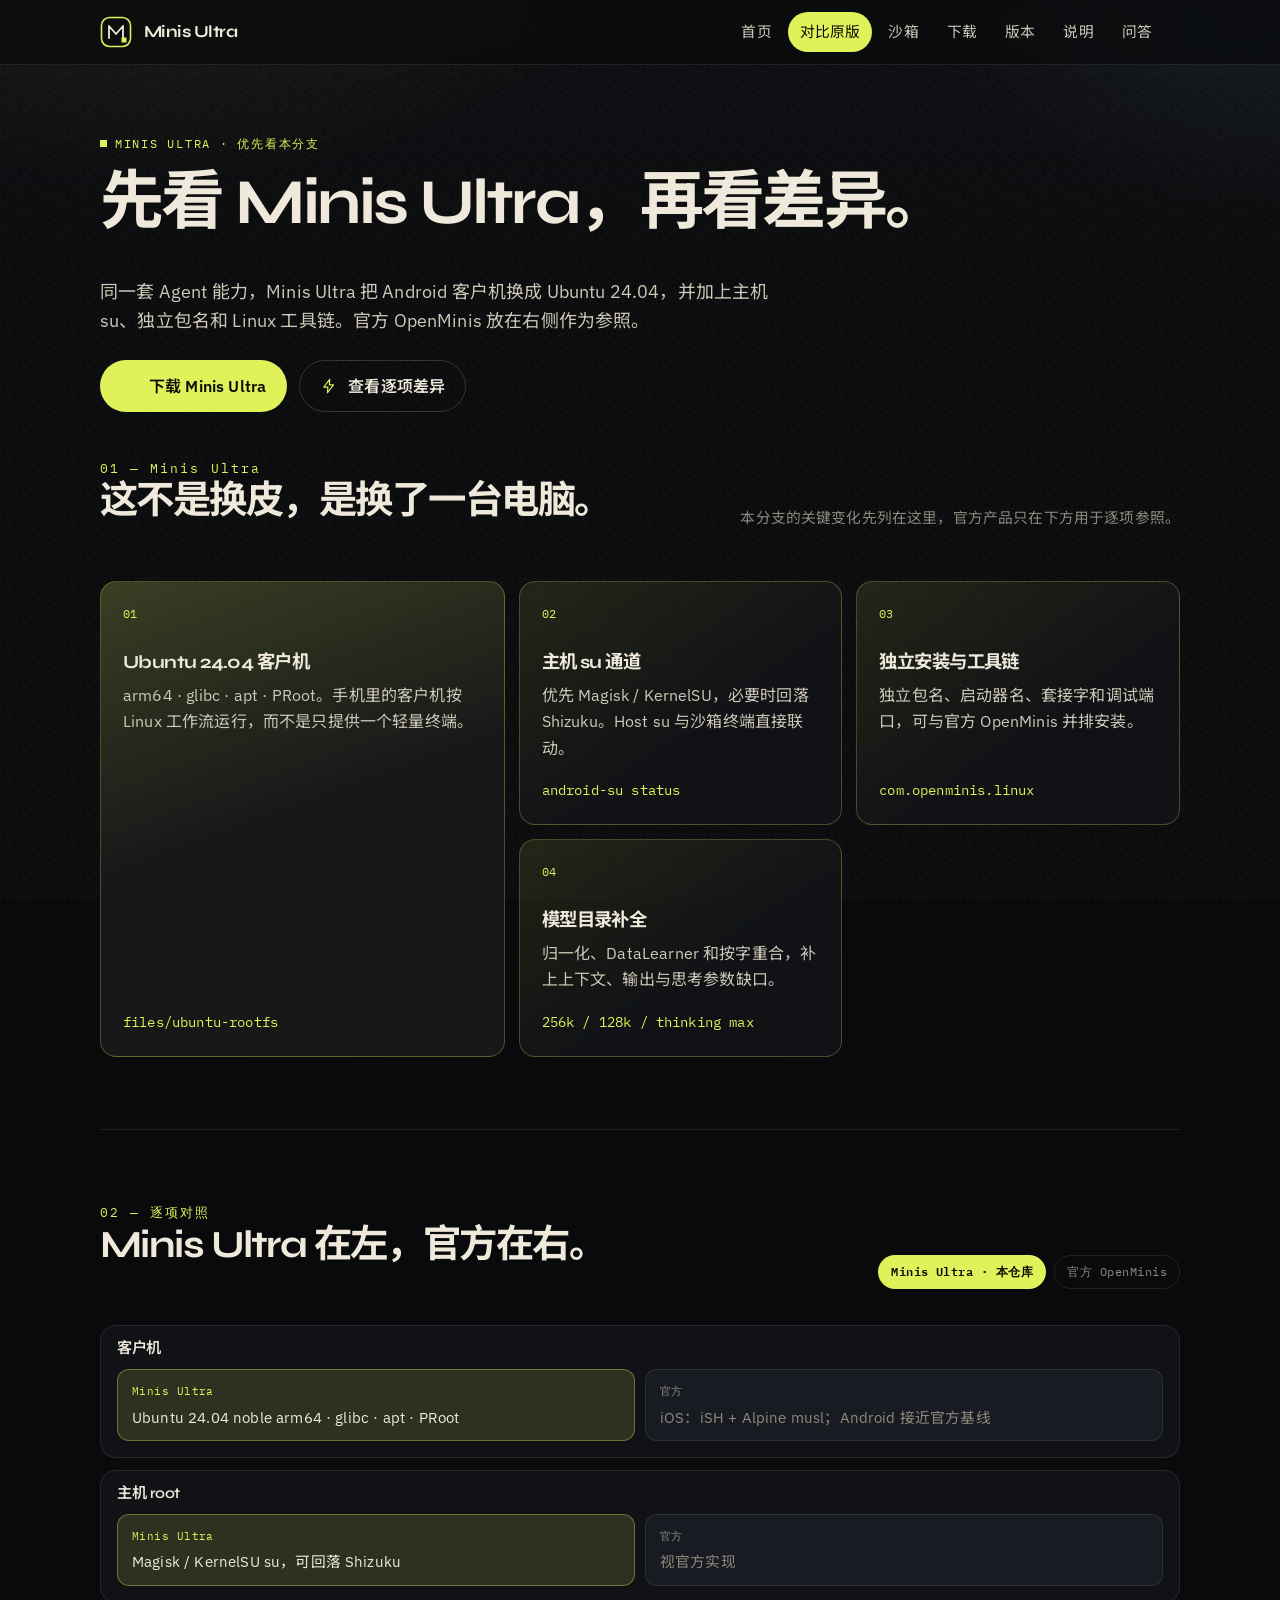
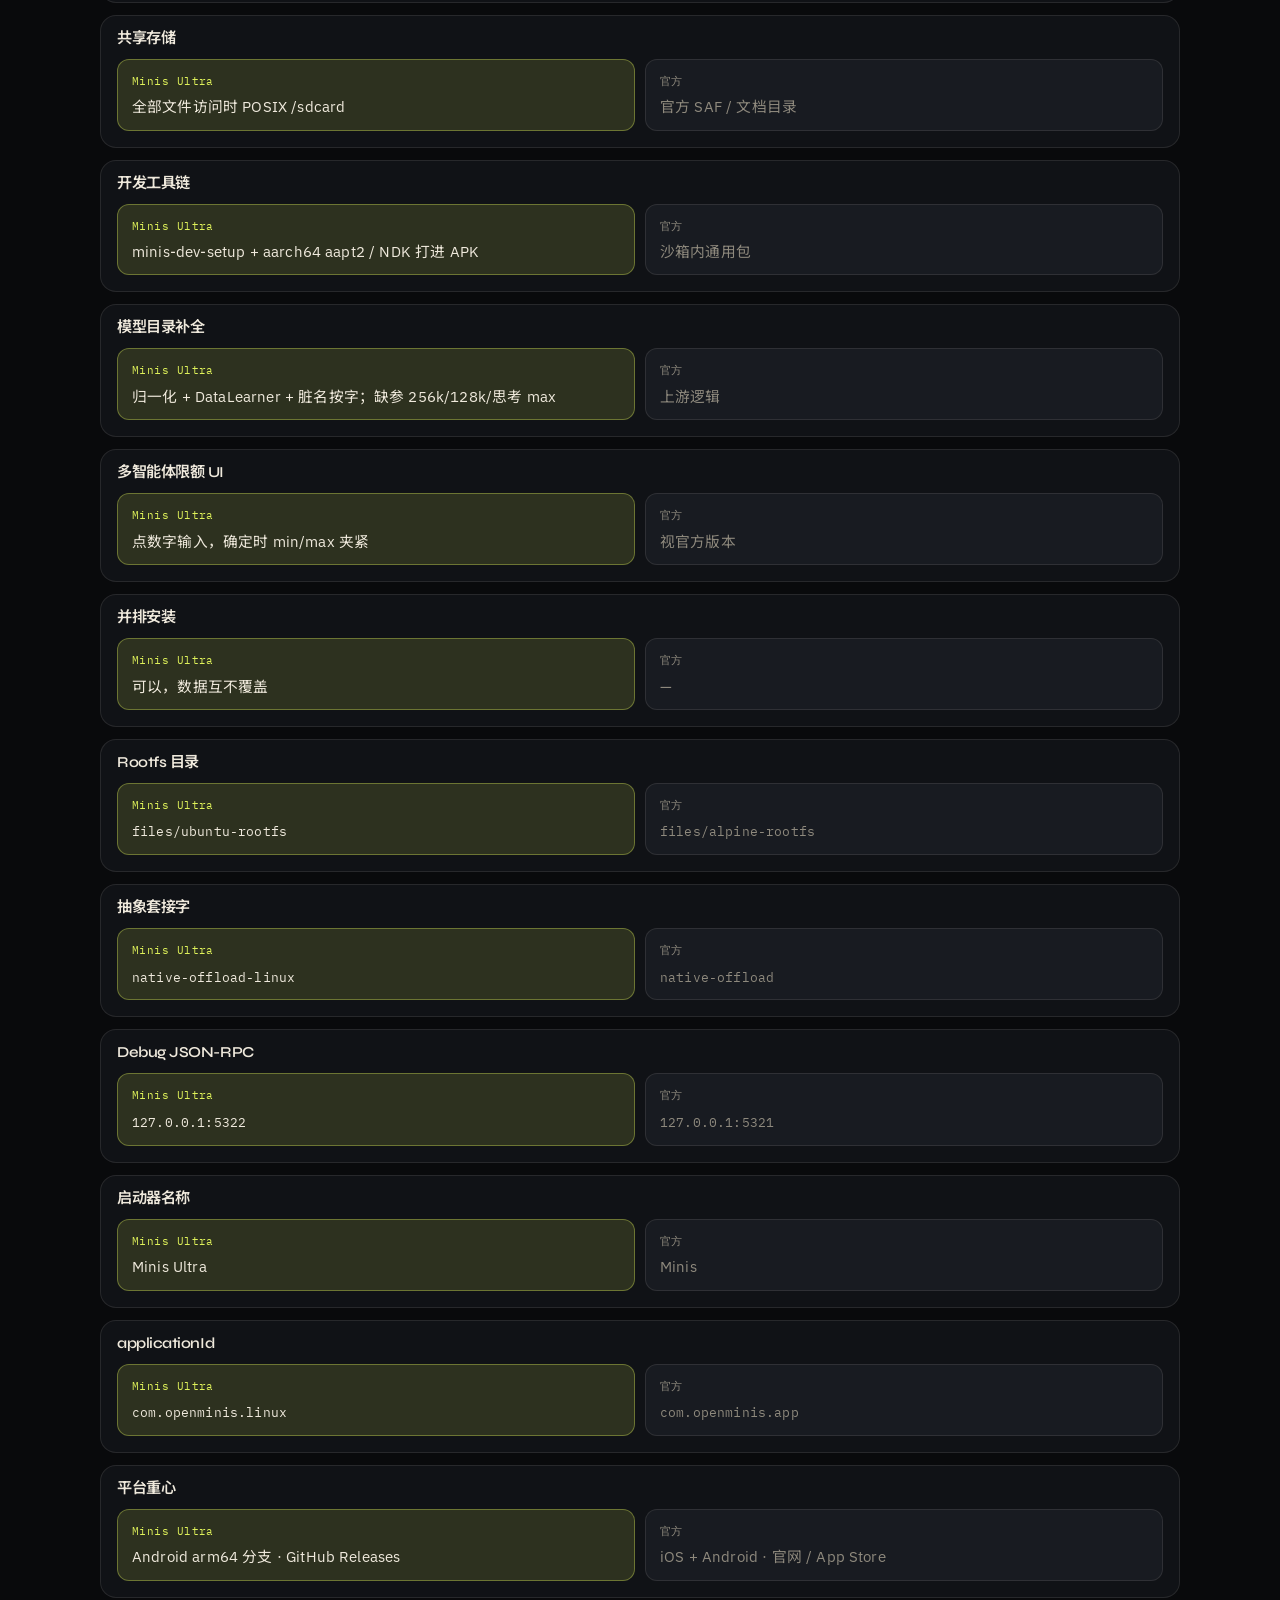
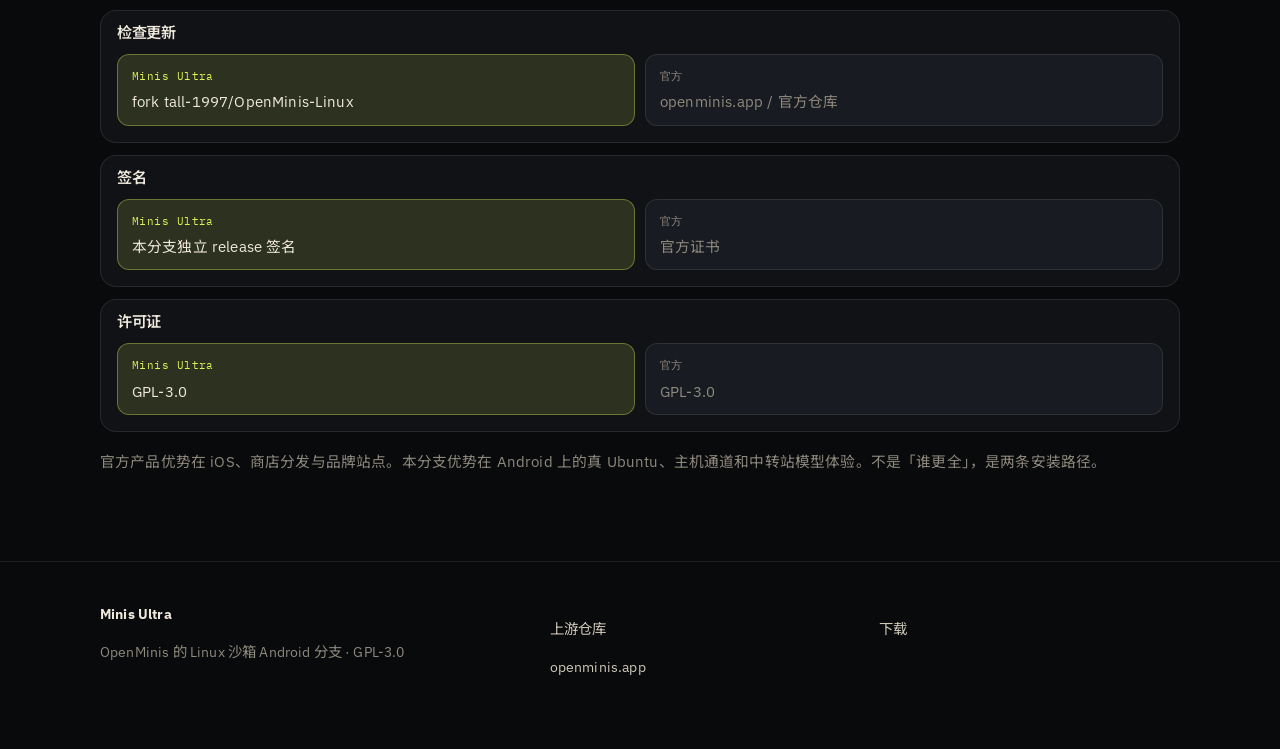
<file: compare.html>
<!DOCTYPE html>
<html lang="zh-CN">
<head>
  <meta charset="utf-8">
  <meta name="viewport" content="width=device-width, initial-scale=1, viewport-fit=cover">
  <meta name="theme-color" content="#090a0c">
  <title>与官方 OpenMinis 对比 — Minis Ultra</title>
  <meta name="description" content="Minis Ultra 与官方 OpenMinis 在包名、客户机、工具链、发行渠道和模型补全上的差异。">
  <meta property="og:type" content="website">
  <meta property="og:site_name" content="Minis Ultra">
  <meta property="og:title" content="与官方 OpenMinis 对比 — Minis Ultra">
  <meta property="og:description" content="Minis Ultra 与官方 OpenMinis 在包名、客户机、工具链、发行渠道和模型补全上的差异。">
  <meta name="twitter:card" content="summary">
  <link rel="icon" href="favicon.svg" type="image/svg+xml">
  <link rel="preconnect" href="https://fonts.googleapis.com">
  <link rel="preconnect" href="https://fonts.gstatic.com" crossorigin>
  <link rel="preload" as="style" href="https://fonts.googleapis.com/css2?family=IBM+Plex+Mono:wght@400;500&family=IBM+Plex+Sans:wght@400;500;600&family=Noto+Sans+SC:wght@400;500;700&family=Syne:wght@700;800&display=swap" onload="this.onload=null;this.rel='stylesheet'">
  <noscript><link rel="stylesheet" href="https://fonts.googleapis.com/css2?family=IBM+Plex+Mono:wght@400;500&family=IBM+Plex+Sans:wght@400;500;600&family=Noto+Sans+SC:wght@400;500;700&family=Syne:wght@700;800&display=swap"></noscript>
  <link rel="stylesheet" href="css/site.css?v=17">
</head>
<body>
  <header class="top">
    <div class="top-inner">
      <a class="brand" href="index.html"><span data-ico="mark"></span>Minis Ultra</a>
      <nav class="nav" id="site-nav">
        <a href="index.html">首页</a>
        <a href="compare.html">对比原版</a>
        <a href="sandbox.html">沙箱</a>
        <a href="download.html">下载</a>
        <a href="changelog.html">版本</a>
        <a href="notes.html">说明</a>
        <a href="faq.html">问答</a>
      </nav>
      <div class="top-actions">
<button class="nav-toggle" type="button" aria-label="打开菜单" aria-expanded="false" aria-controls="site-nav"><span data-ico="menu"></span></button>
      </div>
    </div>
  </header>
  <main class="wrap">
    <section class="page-hero compare-hero">
      <p class="kicker">Minis Ultra · 优先看本分支</p>
      <h1>先看 Minis Ultra，再看差异。</h1>
      <p class="lede">同一套 Agent 能力，Minis Ultra 把 Android 客户机换成 Ubuntu 24.04，并加上主机 su、独立包名和 Linux 工具链。官方 OpenMinis 放在右侧作为参照。</p>
      <div class="actions">
        <a class="btn btn-primary" href="download.html"><span data-ico="download"></span><span>下载 Minis Ultra</span></a>
        <a class="btn btn-ghost" href="#comparison"><span data-ico="bolt"></span><span>查看逐项差异</span></a>
      </div>
    </section>
    <section class="section compare-focus">
      <div class="section-head">
        <div>
          <div class="idx">01 — Minis Ultra</div>
          <h2>这不是换皮，是换了一台电脑。</h2>
        </div>
        <p class="note">本分支的关键变化先列在这里，官方产品只在下方用于逐项参照。</p>
      </div>
      <div class="focus-grid">
        <article class="focus-card focus-card-main"><span class="focus-number">01</span><h3>Ubuntu 24.04 客户机</h3><p>arm64 · glibc · apt · PRoot。手机里的客户机按 Linux 工作流运行，而不是只提供一个轻量终端。</p><code>files/ubuntu-rootfs</code></article>
        <article class="focus-card"><span class="focus-number">02</span><h3>主机 su 通道</h3><p>优先 Magisk / KernelSU，必要时回落 Shizuku。Host su 与沙箱终端直接联动。</p><code>android-su status</code></article>
        <article class="focus-card"><span class="focus-number">03</span><h3>独立安装与工具链</h3><p>独立包名、启动器名、套接字和调试端口，可与官方 OpenMinis 并排安装。</p><code>com.openminis.linux</code></article>
        <article class="focus-card"><span class="focus-number">04</span><h3>模型目录补全</h3><p>归一化、DataLearner 和按字重合，补上上下文、输出与思考参数缺口。</p><code>256k / 128k / thinking max</code></article>
      </div>
    </section>
    <section class="section" id="comparison">
      <div class="section-head">
        <div>
          <div class="idx">02 — 逐项对照</div>
          <h2>Minis Ultra 在左，官方在右。</h2>
        </div>
        <div class="cmp-legend" aria-label="对照列说明">
          <span class="cmp-pill cmp-pill-us">Minis Ultra · 本仓库</span>
          <span class="cmp-pill cmp-pill-them">官方 OpenMinis</span>
        </div>
      </div>
      <div class="cmp-list">
        <article class="cmp-row">
          <h3>客户机</h3>
          <div class="cmp-cols">
            <div class="cmp-cell cmp-us"><span class="cmp-label">Minis Ultra</span><p>Ubuntu 24.04 noble arm64 · glibc · apt · PRoot</p></div>
            <div class="cmp-cell cmp-them"><span class="cmp-label">官方</span><p>iOS：iSH + Alpine musl；Android 接近官方基线</p></div>
          </div>
        </article>
        <article class="cmp-row">
          <h3>主机 root</h3>
          <div class="cmp-cols">
            <div class="cmp-cell cmp-us"><span class="cmp-label">Minis Ultra</span><p>Magisk / KernelSU su，可回落 Shizuku</p></div>
            <div class="cmp-cell cmp-them"><span class="cmp-label">官方</span><p>视官方实现</p></div>
          </div>
        </article>
        <article class="cmp-row">
          <h3>共享存储</h3>
          <div class="cmp-cols">
            <div class="cmp-cell cmp-us"><span class="cmp-label">Minis Ultra</span><p>全部文件访问时 POSIX /sdcard</p></div>
            <div class="cmp-cell cmp-them"><span class="cmp-label">官方</span><p>官方 SAF / 文档目录</p></div>
          </div>
        </article>
        <article class="cmp-row">
          <h3>开发工具链</h3>
          <div class="cmp-cols">
            <div class="cmp-cell cmp-us"><span class="cmp-label">Minis Ultra</span><p>minis-dev-setup + aarch64 aapt2 / NDK 打进 APK</p></div>
            <div class="cmp-cell cmp-them"><span class="cmp-label">官方</span><p>沙箱内通用包</p></div>
          </div>
        </article>
        <article class="cmp-row">
          <h3>模型目录补全</h3>
          <div class="cmp-cols">
            <div class="cmp-cell cmp-us"><span class="cmp-label">Minis Ultra</span><p>归一化 + DataLearner + 脏名按字；缺参 256k/128k/思考 max</p></div>
            <div class="cmp-cell cmp-them"><span class="cmp-label">官方</span><p>上游逻辑</p></div>
          </div>
        </article>
        <article class="cmp-row">
          <h3>多智能体限额 UI</h3>
          <div class="cmp-cols">
            <div class="cmp-cell cmp-us"><span class="cmp-label">Minis Ultra</span><p>点数字输入，确定时 min/max 夹紧</p></div>
            <div class="cmp-cell cmp-them"><span class="cmp-label">官方</span><p>视官方版本</p></div>
          </div>
        </article>
        <article class="cmp-row">
          <h3>并排安装</h3>
          <div class="cmp-cols">
            <div class="cmp-cell cmp-us"><span class="cmp-label">Minis Ultra</span><p>可以，数据互不覆盖</p></div>
            <div class="cmp-cell cmp-them"><span class="cmp-label">官方</span><p>—</p></div>
          </div>
        </article>
        <article class="cmp-row">
          <h3>Rootfs 目录</h3>
          <div class="cmp-cols">
            <div class="cmp-cell cmp-us"><span class="cmp-label">Minis Ultra</span><p><code>files/ubuntu-rootfs</code></p></div>
            <div class="cmp-cell cmp-them"><span class="cmp-label">官方</span><p><code>files/alpine-rootfs</code></p></div>
          </div>
        </article>
        <article class="cmp-row">
          <h3>抽象套接字</h3>
          <div class="cmp-cols">
            <div class="cmp-cell cmp-us"><span class="cmp-label">Minis Ultra</span><p><code>native-offload-linux</code></p></div>
            <div class="cmp-cell cmp-them"><span class="cmp-label">官方</span><p><code>native-offload</code></p></div>
          </div>
        </article>
        <article class="cmp-row">
          <h3>Debug JSON-RPC</h3>
          <div class="cmp-cols">
            <div class="cmp-cell cmp-us"><span class="cmp-label">Minis Ultra</span><p><code>127.0.0.1:5322</code></p></div>
            <div class="cmp-cell cmp-them"><span class="cmp-label">官方</span><p><code>127.0.0.1:5321</code></p></div>
          </div>
        </article>
        <article class="cmp-row">
          <h3>启动器名称</h3>
          <div class="cmp-cols">
            <div class="cmp-cell cmp-us"><span class="cmp-label">Minis Ultra</span><p>Minis Ultra</p></div>
            <div class="cmp-cell cmp-them"><span class="cmp-label">官方</span><p>Minis</p></div>
          </div>
        </article>
        <article class="cmp-row">
          <h3>applicationId</h3>
          <div class="cmp-cols">
            <div class="cmp-cell cmp-us"><span class="cmp-label">Minis Ultra</span><p><code>com.openminis.linux</code></p></div>
            <div class="cmp-cell cmp-them"><span class="cmp-label">官方</span><p><code>com.openminis.app</code></p></div>
          </div>
        </article>
        <article class="cmp-row">
          <h3>平台重心</h3>
          <div class="cmp-cols">
            <div class="cmp-cell cmp-us"><span class="cmp-label">Minis Ultra</span><p>Android arm64 分支 · GitHub Releases</p></div>
            <div class="cmp-cell cmp-them"><span class="cmp-label">官方</span><p>iOS + Android · 官网 / App Store</p></div>
          </div>
        </article>
        <article class="cmp-row">
          <h3>检查更新</h3>
          <div class="cmp-cols">
            <div class="cmp-cell cmp-us"><span class="cmp-label">Minis Ultra</span><p>fork tall-1997/OpenMinis-Linux</p></div>
            <div class="cmp-cell cmp-them"><span class="cmp-label">官方</span><p>openminis.app / 官方仓库</p></div>
          </div>
        </article>
        <article class="cmp-row">
          <h3>签名</h3>
          <div class="cmp-cols">
            <div class="cmp-cell cmp-us"><span class="cmp-label">Minis Ultra</span><p>本分支独立 release 签名</p></div>
            <div class="cmp-cell cmp-them"><span class="cmp-label">官方</span><p>官方证书</p></div>
          </div>
        </article>
        <article class="cmp-row">
          <h3>许可证</h3>
          <div class="cmp-cols">
            <div class="cmp-cell cmp-us"><span class="cmp-label">Minis Ultra</span><p>GPL-3.0</p></div>
            <div class="cmp-cell cmp-them"><span class="cmp-label">官方</span><p>GPL-3.0</p></div>
          </div>
        </article>
      </div>
      <p class="note" style="margin-top:18px">官方产品优势在 iOS、商店分发与品牌站点。本分支优势在 Android 上的真 Ubuntu、主机通道和中转站模型体验。不是「谁更全」，是两条安装路径。</p>
    </section>
  </main>
  <footer class="foot">
    <div class="wrap foot-grid">
      <div><strong style="color:var(--bone)">Minis Ultra</strong><p>OpenMinis 的 Linux 沙箱 Android 分支 · GPL-3.0</p></div>
      <div><p><a href="https://github.com/OpenMinis/OpenMinis">上游仓库</a></p><p><a href="https://openminis.app">openminis.app</a></p></div>
      <div><p><a href="download.html">下载</a></p></div>
    </div>
  </footer>
  <script src="js/site.js?v=17"></script>
</body>
</html>
</file>
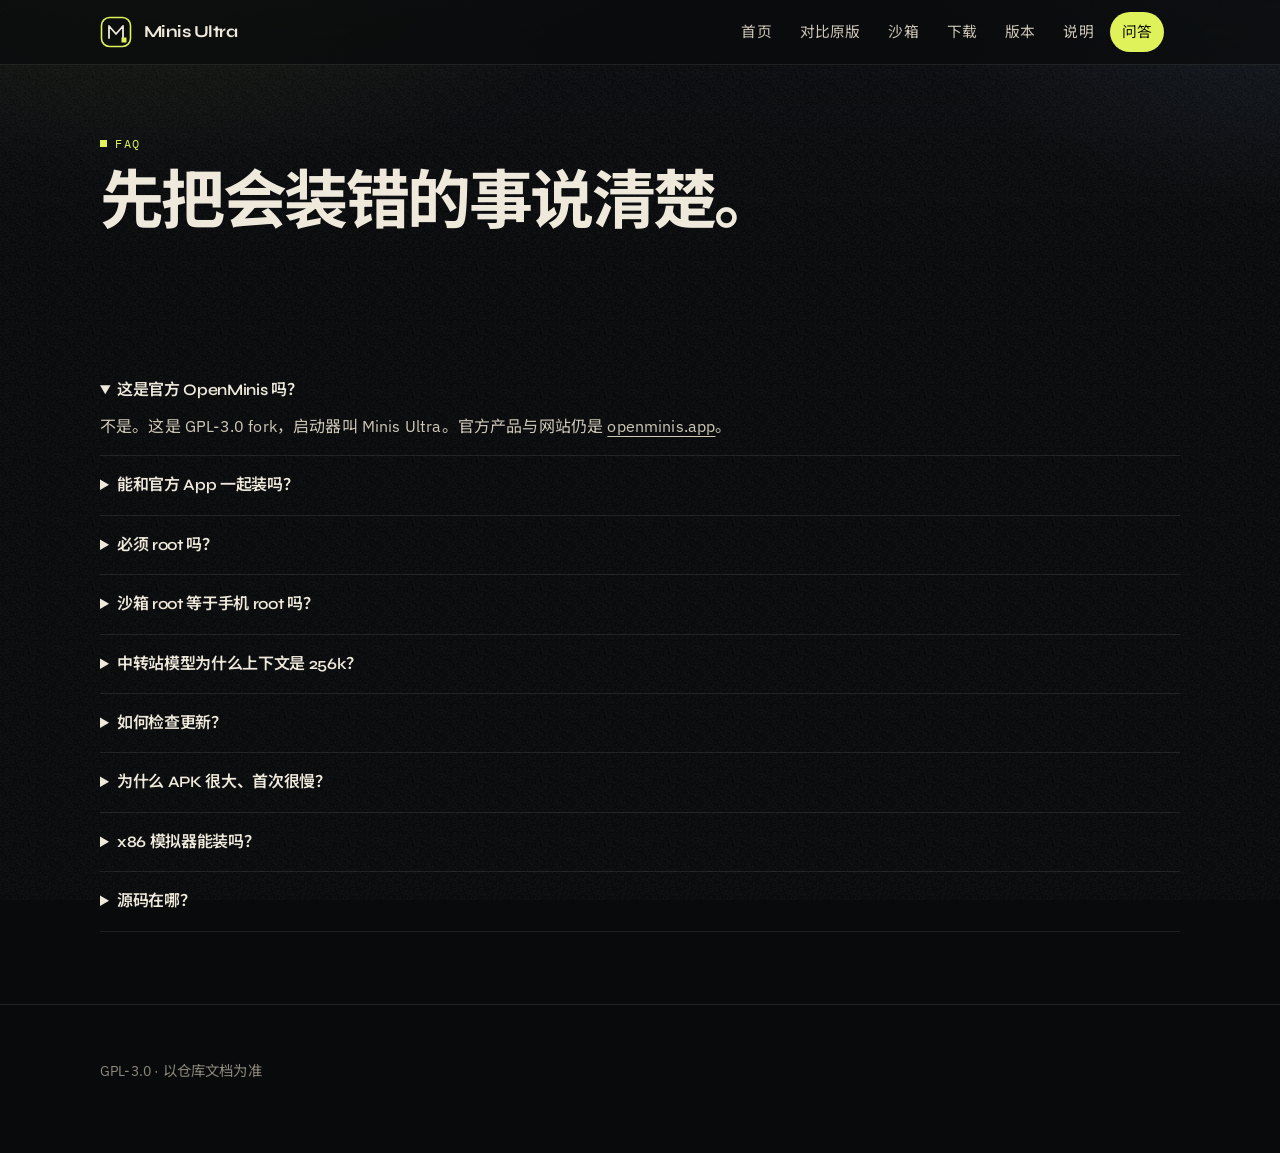
<file: faq.html>
<!DOCTYPE html>
<html lang="zh-CN">
<head>
  <meta charset="utf-8">
  <meta name="viewport" content="width=device-width, initial-scale=1, viewport-fit=cover">
  <meta name="theme-color" content="#090a0c">
  <title>问答 — Minis Ultra</title>
  <meta name="description" content="Minis Ultra 安装、与官方共存、root、模型参数和更新渠道的常见问题。">
  <meta property="og:type" content="website">
  <meta property="og:site_name" content="Minis Ultra">
  <meta property="og:title" content="问答 — Minis Ultra">
  <meta property="og:description" content="Minis Ultra 安装、与官方共存、root、模型参数和更新渠道的常见问题。">
  <meta name="twitter:card" content="summary">
  <link rel="icon" href="favicon.svg" type="image/svg+xml">
  <link rel="preconnect" href="https://fonts.googleapis.com">
  <link rel="preconnect" href="https://fonts.gstatic.com" crossorigin>
  <link rel="preload" as="style" href="https://fonts.googleapis.com/css2?family=IBM+Plex+Mono:wght@400;500&family=IBM+Plex+Sans:wght@400;500;600&family=Noto+Sans+SC:wght@400;500;700&family=Syne:wght@700;800&display=swap" onload="this.onload=null;this.rel='stylesheet'">
  <noscript><link rel="stylesheet" href="https://fonts.googleapis.com/css2?family=IBM+Plex+Mono:wght@400;500&family=IBM+Plex+Sans:wght@400;500;600&family=Noto+Sans+SC:wght@400;500;700&family=Syne:wght@700;800&display=swap"></noscript>
  <link rel="stylesheet" href="css/site.css?v=17">
</head>
<body>
  <header class="top">
    <div class="top-inner">
      <a class="brand" href="index.html"><span data-ico="mark"></span>Minis Ultra</a>
      <nav class="nav" id="site-nav">
        <a href="index.html">首页</a>
        <a href="compare.html">对比原版</a>
        <a href="sandbox.html">沙箱</a>
        <a href="download.html">下载</a>
        <a href="changelog.html">版本</a>
        <a href="notes.html">说明</a>
        <a href="faq.html">问答</a>
      </nav>
      <div class="top-actions">
<button class="nav-toggle" type="button" aria-label="打开菜单" aria-expanded="false" aria-controls="site-nav"><span data-ico="menu"></span></button>
      </div>
    </div>
  </header>
  <main class="wrap">
    <section class="page-hero">
      <p class="kicker">FAQ</p>
      <h1>先把会装错的事说清楚。</h1>
    </section>
    <section class="section faq">
      <details open>
        <summary>这是官方 OpenMinis 吗？</summary>
        <p>不是。这是 GPL-3.0 fork，启动器叫 Minis Ultra。官方产品与网站仍是 <a href="https://openminis.app">openminis.app</a>。</p>
      </details>
      <details>
        <summary>能和官方 App 一起装吗？</summary>
        <p>能。包名不同：官方 com.openminis.app，本分支 com.openminis.linux。签名也不同，不能互相覆盖。</p>
      </details>
      <details>
        <summary>必须 root 吗？</summary>
        <p>不必。沙箱本身用 PRoot。主机 su 只在你要驱动 Magisk/KernelSU 时才需要；否则 Agent 仍可在客户机里跑 apt 与脚本。</p>
      </details>
      <details>
        <summary>沙箱 root 等于手机 root 吗？</summary>
        <p>不等于。PRoot 假装 uid 0。真主机权限走 android-su / su。</p>
      </details>
      <details>
        <summary>中转站模型为什么上下文是 256k？</summary>
        <p>接口往往只给 id。本分支用 models.dev 与 DataLearner 补参数；仍空的字段默认 256k 上下文、128k 输出、开启思考（最高 max）、文本模态。目录或你手改的值优先。</p>
      </details>
      <details>
        <summary>如何检查更新？</summary>
        <p>应用内关于页指向本 fork。滚动包标签是 android-latest。不要去官方商店找 Minis Ultra。</p>
      </details>
      <details>
        <summary>为什么 APK 很大、首次很慢？</summary>
        <p>内含 Ubuntu rootfs 与 aarch64 工具。第一次启动要解压客户机。</p>
      </details>
      <details>
        <summary>x86 模拟器能装吗？</summary>
        <p>发行包是 arm64-v8a。x86_64 模拟器通常不行。</p>
      </details>
      <details>
        <summary>源码在哪？</summary>
        <p><a href="https://github.com/tall-1997/OpenMinis-Linux">github.com/tall-1997/OpenMinis-Linux</a>。上游 <a href="https://github.com/OpenMinis/OpenMinis">OpenMinis/OpenMinis</a>。</p>
      </details>
    </section>
  </main>
  <footer class="foot"><div class="wrap"><p>GPL-3.0 · 以仓库文档为准</p></div></footer>
  <script src="js/site.js?v=17"></script>
</body>
</html>
</file>
<file: css/site.css>
:root {
  --ink: #090a0c;
  --ink-2: #101216;
  --ink-3: #181b21;
  --bone: #efe9dc;
  --bone-2: #cfc8b8;
  --muted: #8e897d;
  --line: rgba(239, 233, 220, 0.1);
  --line-2: rgba(239, 233, 220, 0.18);
  --accent: #dff25a;
  --accent-dim: rgba(223, 242, 90, 0.14);
  --accent-fg: #0c0e06;
  --blue: #8ec5ff;
  --danger: #ff7a59;
  --ok: #7dffa6;
  --shadow: 0 30px 80px rgba(0, 0, 0, 0.45);
  --radius: 18px;
  --max: 1120px;
  --top-bg: rgba(9, 10, 12, 0.72);
  --dev-grad: linear-gradient(180deg, var(--ink-3), #0d0f13);
  --term-fg: #c8e6a0;
  --sans: "IBM Plex Sans", "Noto Sans SC", "PingFang SC", "Microsoft YaHei", sans-serif;
  --display: "Syne", "Noto Sans SC", sans-serif;
  --mono: "IBM Plex Mono", "Sarasa Mono SC", ui-monospace, monospace;
  color-scheme: dark;
}

/* Dark-only palette. */

body, .top, .card, .device, .metric, .ver, .chip {
  transition: background-color 0.25s ease, border-color 0.25s ease, color 0.25s ease;
}

*,
*::before,
*::after { box-sizing: border-box; }

html {
  scroll-behavior: smooth;
  -webkit-text-size-adjust: 100%;
  text-size-adjust: 100%;
  overflow-x: hidden;
}

body {
  margin: 0;
  color: var(--bone);
  background: var(--ink);
  font-family: var(--sans);
  font-size: 16px;
  line-height: 1.65;
  letter-spacing: 0.01em;
  min-height: 100dvh;
}

body::before {
  content: "";
  position: fixed;
  inset: 0;
  pointer-events: none;
  z-index: 0;
  background:
    radial-gradient(900px 500px at 12% -10%, rgba(223, 242, 90, 0.08), transparent 55%),
    radial-gradient(700px 420px at 100% 0%, rgba(142, 197, 255, 0.07), transparent 50%),
    linear-gradient(180deg, #0c0d10 0%, var(--ink) 28%);
}

/* 静态噪声纹理（预生成 PNG 图块，避免 feTurbulence 全屏滤镜在移动端的高渲染开销） */
body::after {
  content: "";
  position: fixed;
  inset: 0;
  pointer-events: none;
  z-index: 1;
  opacity: 0.035;
  background-image: url("[data-uri]");
}

img { max-width: 100%; height: auto; display: block; }
svg { display: block; }
button { font-family: inherit; color: inherit; }

a { color: inherit; text-decoration-thickness: 1px; text-underline-offset: 0.22em; }
a:hover { color: var(--accent); }

/* 键盘/辅助技术焦点样式；点击不显示默认轮廓，键盘导航清晰可见 */
:focus-visible {
  outline: 2px solid var(--accent);
  outline-offset: 2px;
  border-radius: 4px;
}

/* 锚点目标避开 sticky 头部（#comparison 等） */
[id] { scroll-margin-top: 96px; }

.wrap {
  position: relative;
  z-index: 2;
  width: min(100%, var(--max));
  margin-inline: auto;
  padding-inline: max(20px, env(safe-area-inset-left)) max(20px, env(safe-area-inset-right));
}

.top {
  position: sticky;
  top: 0;
  z-index: 20;
  backdrop-filter: blur(18px);
  background: var(--top-bg);
  border-bottom: 1px solid var(--line);
}

.top-inner {
  position: relative;
  width: min(100%, var(--max));
  max-width: 100%;
  margin: 0 auto;
  min-height: 64px;
  display: flex;
  align-items: center;
  gap: 12px;
  padding-inline: max(20px, env(safe-area-inset-left)) max(20px, env(safe-area-inset-right));
  padding-top: env(safe-area-inset-top);
}

.brand {
  display: flex;
  align-items: center;
  gap: 12px;
  margin-right: auto;
  min-width: 0;
  flex: none;
  white-space: nowrap;
  text-decoration: none;
  font-family: var(--display);
  font-weight: 700;
  letter-spacing: -0.03em;
  font-size: 1.05rem;
}

.brand [data-ico] {
  width: 32px;
  height: 32px;
  margin: 0;
  flex: none;
}
.brand [data-ico] svg { width: 32px; height: 32px; }
.nav-toggle [data-ico] { width: 22px; height: 22px; margin: 0; color: inherit; }
.nav-toggle [data-ico] svg { width: 22px; height: 22px; }
.btn [data-ico] { width: 18px; height: 18px; margin: 0; }
.btn [data-ico] svg { width: 18px; height: 18px; }

.nav {
  display: none;
  position: absolute;
  left: 0;
  right: 0;
  top: 100%;
  flex-direction: column;
  align-items: stretch;
  justify-content: stretch;
  gap: 4px;
  background: var(--ink-2);
  border-bottom: 1px solid var(--line-2);
  padding: 10px max(16px, env(safe-area-inset-right)) 14px max(16px, env(safe-area-inset-left));
  box-shadow: var(--shadow);
  z-index: 30;
}
.nav.open { display: flex; }

.top-actions {
  display: flex;
  align-items: center;
  gap: 8px;
  flex: none;
  flex-shrink: 0;
  margin-left: 4px;
}

.nav a {
  text-decoration: none;
  color: var(--bone-2);
  font-size: 1rem;
  padding: 12px 14px;
  border-radius: 12px;
}

.nav a[aria-current="page"],
.nav a:hover {
  color: var(--accent-fg);
  background: var(--accent);
}

.nav-toggle {
  display: inline-flex;
  width: 42px;
  height: 42px;
  min-width: 42px;
  min-height: 42px;
  padding: 0;
  margin: 0;
  border: 1px solid var(--line-2);
  background: var(--ink-2);
  color: var(--bone);
  border-radius: 10px;
  cursor: pointer;
  appearance: none;
  -webkit-appearance: none;
  align-items: center;
  justify-content: center;
  -webkit-tap-highlight-color: transparent;
  touch-action: manipulation;
}

@media (min-width: 1081px) {
  .nav-toggle { display: none; }
  .nav {
    display: flex;
    position: static;
    flex-direction: row;
    align-items: center;
    justify-content: flex-end;
    flex-wrap: nowrap;
    min-width: 0;
    gap: 4px;
    background: transparent;
    border: 0;
    padding: 0;
    box-shadow: none;
  }
  .nav a {
    padding: 8px 12px;
    font-size: 0.92rem;
    border-radius: 999px;
  }
}

.hero {
  padding: 72px 0 56px;
  display: grid;
  grid-template-columns: 1.15fr 0.85fr;
  gap: 48px;
  align-items: center;
}

.kicker {
  display: inline-flex;
  align-items: center;
  gap: 8px;
  color: var(--accent);
  font-family: var(--mono);
  font-size: 0.78rem;
  letter-spacing: 0.14em;
  text-transform: uppercase;
}

.kicker::before {
  content: "";
  width: 7px;
  height: 7px;
  background: var(--accent);
}

h1, h2, h3 {
  font-family: var(--display);
  letter-spacing: -0.04em;
  line-height: 1.12;
  font-weight: 700;
  margin: 0 0 0.6em;
}

h1 { font-size: clamp(2.4rem, 5vw, 4.2rem); }
h2 { font-size: clamp(1.6rem, 3vw, 2.4rem); }
h3 { font-size: 1.15rem; letter-spacing: -0.03em; }

.lede {
  font-size: 1.12rem;
  color: var(--bone-2);
  max-width: 38em;
}

.actions {
  display: flex;
  flex-wrap: wrap;
  gap: 12px;
  margin-top: 28px;
}

.btn {
  display: inline-flex;
  align-items: center;
  gap: 10px;
  border-radius: 999px;
  padding: 12px 20px;
  text-decoration: none;
  font-weight: 600;
  border: 1px solid transparent;
  max-width: 100%;
  box-sizing: border-box;
  transition: transform 0.15s ease, background 0.15s ease;
  touch-action: manipulation;
}
a.btn-primary:hover { color: var(--accent-fg); }
a.btn-ghost:hover { color: var(--bone); }

.btn:active { transform: scale(0.98); }
@media (hover: hover) {
  .btn:hover { transform: translateY(-1px); color: inherit; }
}

.btn-primary {
  background: var(--accent);
  color: var(--accent-fg);
}

.btn-ghost {
  border-color: var(--line-2);
  background: transparent;
  color: var(--bone);
}

.chips {
  display: flex;
  flex-wrap: wrap;
  gap: 8px;
  margin-top: 28px;
}

.chip {
  font-family: var(--mono);
  font-size: 0.75rem;
  color: var(--bone-2);
  border: 1px solid var(--line);
  padding: 6px 10px;
  border-radius: 999px;
  background: rgba(255, 255, 255, 0.02);
}

.device {
  background: var(--dev-grad);
  border: 1px solid var(--line-2);
  border-radius: 28px;
  box-shadow: var(--shadow);
  overflow: hidden;
}

.device-bar {
  display: flex;
  gap: 6px;
  padding: 14px 16px;
  border-bottom: 1px solid var(--line);
}

.device-bar i {
  width: 9px;
  height: 9px;
  border-radius: 50%;
  background: #3a3d44;
}

.device-bar i:nth-child(1) { background: #ff7a59; }
.device-bar i:nth-child(2) { background: #dff25a; }
.device-bar i:nth-child(3) { background: #8ec5ff; }

.term {
  margin: 0;
  padding: 22px 22px 28px;
  font-family: var(--mono);
  font-size: 0.82rem;
  line-height: 1.7;
  color: var(--term-fg);
  white-space: pre-wrap;
}

.term .dim { color: var(--muted); }
.term .cmd { color: var(--accent); }
.term .out { color: var(--blue); }

.section { padding: 72px 0; }
.section + .section { border-top: 1px solid var(--line); }

.section-head {
  display: flex;
  justify-content: space-between;
  gap: 24px;
  align-items: end;
  margin-bottom: 36px;
}

.idx {
  font-family: var(--mono);
  color: var(--accent);
  font-size: 0.8rem;
  letter-spacing: 0.16em;
}

.grid-3, .grid-4, .grid-2 {
  display: grid;
  gap: 16px;
}

.grid-2 { grid-template-columns: 1fr 1fr; }
.grid-3 { grid-template-columns: repeat(3, 1fr); }
.grid-4 { grid-template-columns: repeat(4, 1fr); }

.card {
  background: var(--ink-2);
  border: 1px solid var(--line);
  border-radius: var(--radius);
  padding: 22px;
  min-height: 100%;
}

.card:hover { border-color: var(--line-2); }

.ico {
  width: 40px;
  height: 40px;
  color: var(--accent);
  margin-bottom: 16px;
}

.ico svg { width: 40px; height: 40px; }

.card p { margin: 0; color: var(--bone-2); }
.card h3 { margin-bottom: 8px; }

.note {
  color: var(--muted);
  font-size: 0.92rem;
}

.compare-hero {
  padding-bottom: 34px;
}
.compare-hero .actions { margin-top: 24px; }
.compare-focus {
  padding-top: 34px;
}
.focus-grid {
  display: grid;
  grid-template-columns: 1.25fr 1fr 1fr;
  gap: 14px;
}
.focus-card {
  display: flex;
  flex-direction: column;
  min-height: 210px;
  padding: 22px;
  border: 1px solid rgba(223, 242, 90, 0.25);
  border-radius: 16px;
  background: linear-gradient(145deg, rgba(223, 242, 90, 0.11), var(--ink-2) 62%);
}
.focus-card-main {
  grid-row: span 2;
  min-height: 434px;
  background:
    linear-gradient(160deg, rgba(223, 242, 90, 0.2), rgba(223, 242, 90, 0.03) 48%),
    var(--ink-2);
}
.focus-number {
  margin-bottom: 28px;
  color: var(--accent);
  font-family: var(--mono);
  font-size: 0.76rem;
}
.focus-card h3 { margin-bottom: 9px; }
.focus-card p { margin: 0; color: var(--bone-2); }
.focus-card code {
  display: inline-block;
  width: fit-content;
  max-width: 100%;
  margin-top: auto;
  padding-top: 18px;
  color: var(--accent);
  overflow-wrap: anywhere;
}
.cmp-legend {
  display: flex;
  flex-wrap: wrap;
  justify-content: flex-end;
  gap: 8px;
  margin: 0;
}
.cmp-pill {
  font-family: var(--mono);
  font-size: 0.75rem;
  letter-spacing: 0.04em;
  padding: 6px 12px;
  border-radius: 999px;
  border: 1px solid var(--line);
  color: var(--muted);
}
.cmp-pill-us {
  color: var(--accent-fg);
  background: var(--accent);
  border-color: transparent;
  font-weight: 600;
}
.cmp-list { display: grid; gap: 12px; }
.cmp-row {
  border: 1px solid var(--line);
  border-radius: 16px;
  background: var(--ink-2);
  padding: 14px 16px 16px;
}
.cmp-row h3 {
  margin: 0 0 12px;
  font-size: 0.95rem;
  font-weight: 600;
}
.cmp-cols {
  display: grid;
  grid-template-columns: 1fr 1fr;
  gap: 10px;
}
.cmp-cell {
  border-radius: 12px;
  padding: 12px 14px;
  min-width: 0;
}
.cmp-label {
  display: block;
  font-family: var(--mono);
  font-size: 0.7rem;
  letter-spacing: 0.04em;
  margin-bottom: 6px;
}
.cmp-cell p { margin: 0; font-size: 0.92rem; line-height: 1.45; }
.cmp-us {
  background: var(--accent-dim);
  border: 1px solid rgba(223, 242, 90, 0.35);
  color: var(--bone);
  order: 0;
}
.cmp-us .cmp-label { color: var(--accent); }
.cmp-them {
  background: var(--ink-3);
  border: 1px solid var(--line);
  color: var(--muted);
  order: 1;
}
.cmp-them .cmp-label { color: var(--muted); }

.dl-card {
  display: grid;
  grid-template-columns: auto 1fr auto;
  gap: 18px;
  align-items: center;
  padding: 24px;
}

.dl-card .meta { color: var(--muted); font-family: var(--mono); font-size: 0.8rem; }

.steps { counter-reset: step; padding: 0; margin: 0; list-style: none; }
.steps li {
  counter-increment: step;
  display: grid;
  grid-template-columns: 42px 1fr;
  gap: 14px;
  padding: 16px 0;
  border-bottom: 1px solid var(--line);
}
.steps li::before {
  content: counter(step, decimal-leading-zero);
  font-family: var(--mono);
  color: var(--accent);
}

.timeline { display: grid; gap: 14px; }
.ver {
  display: grid;
  grid-template-columns: 160px 1fr;
  gap: 18px;
  padding: 20px;
  border: 1px solid var(--line);
  border-radius: 16px;
  background: var(--ink-2);
}

.ver strong { font-family: var(--mono); color: var(--accent); }

.faq details {
  border-bottom: 1px solid var(--line);
  padding: 16px 0;
}
.faq summary {
  cursor: pointer;
  font-weight: 600;
  font-family: var(--display);
  letter-spacing: -0.02em;
}
.faq p { color: var(--bone-2); margin: 10px 0 0; }

.foot {
  border-top: 1px solid var(--line);
  padding: 40px 0 56px;
  color: var(--muted);
  font-size: 0.9rem;
}

.foot-grid {
  display: grid;
  grid-template-columns: 1.4fr 1fr 1fr;
  gap: 28px;
}

.foot a { color: var(--bone-2); text-decoration: none; }
.foot a:hover { color: var(--accent); }

.page-hero { padding: 56px 0 12px; }

.warn {
  border: 1px solid rgba(255, 122, 89, 0.35);
  background: rgba(255, 122, 89, 0.06);
  border-radius: 14px;
  padding: 16px 18px;
  color: #ffd0c4;
}

code, .mono { font-family: var(--mono); font-size: 0.88em; }
td code, .card code { word-break: break-all; }

@media (max-width: 900px) {
  .hero {
    grid-template-columns: 1fr;
    padding: 36px 0 32px;
    gap: 28px;
  }
  .grid-3, .grid-4 { grid-template-columns: 1fr 1fr; }
  .foot-grid { grid-template-columns: 1fr; }
  .section-head {
    flex-direction: column;
    align-items: stretch;
    gap: 16px;
  }
  .top-inner { min-height: 56px; }
  .section { padding: 44px 0; }
  .page-hero { padding: 32px 0 8px; }
  h1 { font-size: clamp(1.75rem, 8vw, 2.4rem); }
  .lede { font-size: 1.02rem; }
  .hero .actions {
    flex-direction: column;
    align-items: stretch;
  }
  .hero .actions .btn { width: 100%; justify-content: center; }
  .term {
    font-size: 0.74rem;
    padding: 16px 16px 20px;
    overflow-wrap: anywhere;
  }
  .foot {
    padding: 28px 0 calc(32px + env(safe-area-inset-bottom));
  }
}

@media (max-width: 640px) {
  .wrap, .top-inner {
    padding-inline: max(16px, env(safe-area-inset-left)) max(16px, env(safe-area-inset-right));
  }
  .grid-2, .grid-3, .grid-4, .foot-grid, .ver, .dl-card, .dl-main {
    grid-template-columns: 1fr;
  }
  .brand { font-size: 0.98rem; gap: 8px; }
  .brand [data-ico], .brand [data-ico] svg { width: 28px; height: 28px; }
  .kicker { font-size: 0.7rem; letter-spacing: 0.1em; }
  .chip { font-size: 0.68rem; }
  .card { padding: 18px; }
  .section-head .actions .btn { width: 100%; justify-content: center; }
  .dl-main .actions,
  .ver .actions {
    flex-direction: column;
    align-items: stretch;
  }
  .dl-main .actions .btn,
  .ver .actions .btn,
  .ver .actions .mirror-menu {
    width: 100%;
    justify-content: center;
  }
  th, td { padding: 12px 14px; }
}

@media (prefers-reduced-motion: reduce) {
  * { scroll-behavior: auto !important; transition: none !important; }
}

/* ---------- 实时数据 ---------- */
.live-grid {
  display: grid;
  grid-template-columns: repeat(auto-fit, minmax(min(100%, 190px), 1fr));
  gap: 14px;
}
.metric {
  background: var(--ink-2);
  border: 1px solid var(--line);
  border-radius: 14px;
  padding: 16px 18px;
}
.metric .k {
  font-family: var(--mono);
  font-size: 0.72rem;
  color: var(--muted);
  text-transform: uppercase;
  letter-spacing: 0.12em;
  display: flex;
  align-items: center;
  gap: 8px;
  margin: 0 0 8px;
}
.metric .k [data-ico],
.metric .k [data-ico] svg {
  width: 16px;
  height: 16px;
  margin: 0;
}
.metric .v {
  font-size: 1.18rem;
  font-weight: 600;
  margin: 0;
  word-break: break-all;
  line-height: 1.35;
}
.metric .v.sha { font-family: var(--mono); font-size: 0.86rem; font-weight: 400; }
.live-line {
  display: flex;
  align-items: center;
  gap: 10px;
  flex-wrap: wrap;
  color: var(--bone-2);
  font-family: var(--mono);
  font-size: 0.82rem;
  margin-top: 16px;
}
.dot { width: 8px; height: 8px; border-radius: 50%; background: var(--muted); display: inline-block; flex: none; }
.dot.ok { background: var(--ok); box-shadow: 0 0 8px rgba(125, 255, 166, 0.55); }
.dot.fail { background: var(--danger); box-shadow: 0 0 8px rgba(255, 122, 89, 0.45); }
.state-ok { color: var(--ok); }
.state-fail { color: var(--danger); }
.ping { font-family: var(--mono); white-space: nowrap; }
.btn-sm { padding: 8px 14px; font-size: 0.85rem; }
.btn[disabled] { opacity: 0.55; cursor: progress; transform: none; }
.fast-badge {
  display: inline-block;
  margin-top: 6px;
  font-family: var(--mono);
  font-size: 0.7rem;
  color: var(--accent-fg);
  background: var(--accent);
  border-radius: 999px;
  padding: 2px 8px;
}
.summary-line { color: var(--bone-2); font-family: var(--mono); font-size: 0.85rem; margin: 12px 0 0; min-height: 1.4em; }
.url-mono { font-family: var(--mono); font-size: 0.74rem; color: var(--muted); word-break: break-all; }

/* ---------- 下载卡 ---------- */
.dl-main {
  display: grid;
  grid-template-columns: auto 1fr auto;
  gap: 18px;
  align-items: center;
  padding: 24px;
}
@media (max-width: 640px) { .dl-main { grid-template-columns: 1fr; } }
.dl-main .meta { color: var(--muted); font-family: var(--mono); font-size: 0.8rem; }
.dl-main .actions { margin-top: 12px; }

/* ---------- 历史版本 ---------- */
.ver { align-items: start; }
.ver .actions { margin-top: 10px; }
.ver .meta { font-family: var(--mono); font-size: 0.78rem; color: var(--muted); margin: 2px 0 0; }
.log-body {
  white-space: pre-wrap;
  color: var(--bone-2);
  margin: 10px 0 0;
  font-size: 0.9rem;
  line-height: 1.75;
}
details.log-toggle { border-bottom: none; padding: 10px 0 0; }
details.log-toggle summary {
  cursor: pointer;
  display: inline-block;
  font-family: var(--display);
  font-weight: 600;
  letter-spacing: -0.02em;
  font-size: 0.95rem;
  color: var(--blue);
  list-style: none;
}
details.log-toggle summary::before { content: "▸ "; color: var(--accent); }
details.log-toggle[open] summary::before { content: "▾ "; }
.history-note { color: var(--muted); font-family: var(--mono); font-size: 0.82rem; margin-top: 6px; }
.ver.no-apk { border-style: dashed; }

.mirror-menu {
  position: relative;
  display: inline-block;
}
.mirror-menu > summary {
  list-style: none;
  cursor: pointer;
  display: inline-flex;
  align-items: center;
  justify-content: center;
  gap: 4px;
  border: 1px solid var(--line-2);
  background: transparent;
  color: var(--bone);
  border-radius: 999px;
  padding: 8px 14px;
  font-size: 0.85rem;
  font-weight: 600;
  font-family: inherit;
  user-select: none;
}
.mirror-menu > summary::-webkit-details-marker { display: none; }
.mirror-menu > summary::after {
  content: "▾";
  color: var(--muted);
  font-weight: 400;
}
.mirror-menu-list {
  position: absolute;
  z-index: 12;
  top: calc(100% + 6px);
  left: 0;
  min-width: 200px;
  max-height: min(50vh, 320px);
  overflow: auto;
  background: var(--ink-2);
  border: 1px solid var(--line-2);
  border-radius: 12px;
  padding: 6px;
  box-shadow: var(--shadow);
}
.mirror-menu-list a {
  display: block;
  padding: 8px 10px;
  border-radius: 8px;
  text-decoration: none;
  font-size: 0.88rem;
  color: var(--bone);
}
.mirror-menu-list a:hover {
  background: var(--accent);
  color: var(--accent-fg);
}
@media (max-width: 640px) {
  .mirror-menu { display: block; width: 100%; }
  .mirror-menu > summary { width: 100%; }
  .mirror-menu-list { left: 0; right: 0; min-width: 0; }
}
.no-apk-tag {
  display: inline-block;
  font-family: var(--mono);
  font-size: 0.7rem;
  color: var(--danger);
  border: 1px solid var(--danger);
  border-radius: 999px;
  padding: 1px 8px;
  margin-left: 8px;
}

.mirror-cards {
  display: grid;
  gap: 10px;
  margin-top: 18px;
  width: 100%;
  max-width: 100%;
  min-width: 0;
}
.mirror-card {
  display: flex;
  flex-direction: column;
  align-items: stretch;
  gap: 12px;
  padding: 14px 16px;
  border: 1px solid var(--line);
  border-radius: 14px;
  background: var(--ink-2);
  max-width: 100%;
  min-width: 0;
}
.mirror-card.is-fast { border-color: var(--accent); }
.mirror-card-main { min-width: 0; }
.mirror-card-title {
  display: flex;
  align-items: center;
  flex-wrap: wrap;
  gap: 8px;
}
.mirror-card-title strong { font-size: 0.98rem; }
.mirror-card-meta {
  display: flex;
  align-items: center;
  flex-wrap: wrap;
  gap: 8px;
  margin: 6px 0 0;
  color: var(--muted);
  font-size: 0.85rem;
}
.mirror-card .mirror-dl,
.mirror-card .btn {
  display: flex;
  width: 100%;
  max-width: 100%;
  justify-content: center;
  min-height: 44px;
  box-sizing: border-box;
}
.mirror-card .fast-badge { margin-top: 0; }
@media (min-width: 720px) {
  .mirror-card {
    flex-direction: row;
    align-items: center;
    justify-content: space-between;
  }
  .mirror-card-main { flex: 1; }
  .mirror-card .mirror-dl,
  .mirror-card .btn {
    width: auto;
    flex: none;
  }
}

@media (max-width: 720px) {
  .compare-hero { padding-bottom: 20px; }
  .compare-hero .actions .btn { width: 100%; justify-content: center; }
  .compare-focus { padding-top: 20px; }
  .focus-grid { grid-template-columns: 1fr; }
  .focus-card-main { grid-row: auto; min-height: 0; }
  .focus-card { min-height: 0; }
  .focus-number { margin-bottom: 18px; }
  .cmp-legend { justify-content: flex-start; }
  .ver { grid-template-columns: 1fr; }
  .cmp-cols { grid-template-columns: 1fr; }
  .cmp-us { order: -1; }
}

.toc {
  display: flex;
  flex-wrap: wrap;
  gap: 8px;
  margin: 0 0 28px;
}
.toc a {
  font-family: var(--mono);
  font-size: 0.8rem;
  padding: 6px 12px;
  border: 1px solid var(--line);
  border-radius: 999px;
  text-decoration: none;
  color: var(--bone-2);
}
.toc a:hover,
.toc a:focus-visible {
  border-color: var(--accent);
  color: var(--accent);
}
.note-ver {
  background: var(--ink-2);
  border: 1px solid var(--line);
  border-radius: 16px;
  padding: 22px 22px 10px;
  margin: 0 0 16px;
  max-width: 100%;
  min-width: 0;
}
.note-ver > h2 {
  font-size: clamp(1.15rem, 2.4vw, 1.45rem);
  margin: 0 0 12px;
  overflow-wrap: anywhere;
}
.prose h3 {
  font-family: var(--sans);
  font-size: 1.02rem;
  letter-spacing: 0;
  margin: 1.15em 0 0.45em;
}
.prose h4 {
  font-family: var(--sans);
  font-size: 0.95rem;
  letter-spacing: 0;
  margin: 1em 0 0.4em;
}
.prose p {
  color: var(--bone-2);
  margin: 0 0 0.75em;
}
.prose ul,
.prose ol {
  margin: 0 0 1em;
  padding-left: 1.2em;
  color: var(--bone-2);
}
.prose li { margin: 0.35em 0; }
.prose li > ul,
.prose li > ol { margin: 0.35em 0 0.5em; }
.prose code { word-break: break-all; }
@media (max-width: 640px) {
  .note-ver { padding: 16px 14px 8px; }
}
</file>
